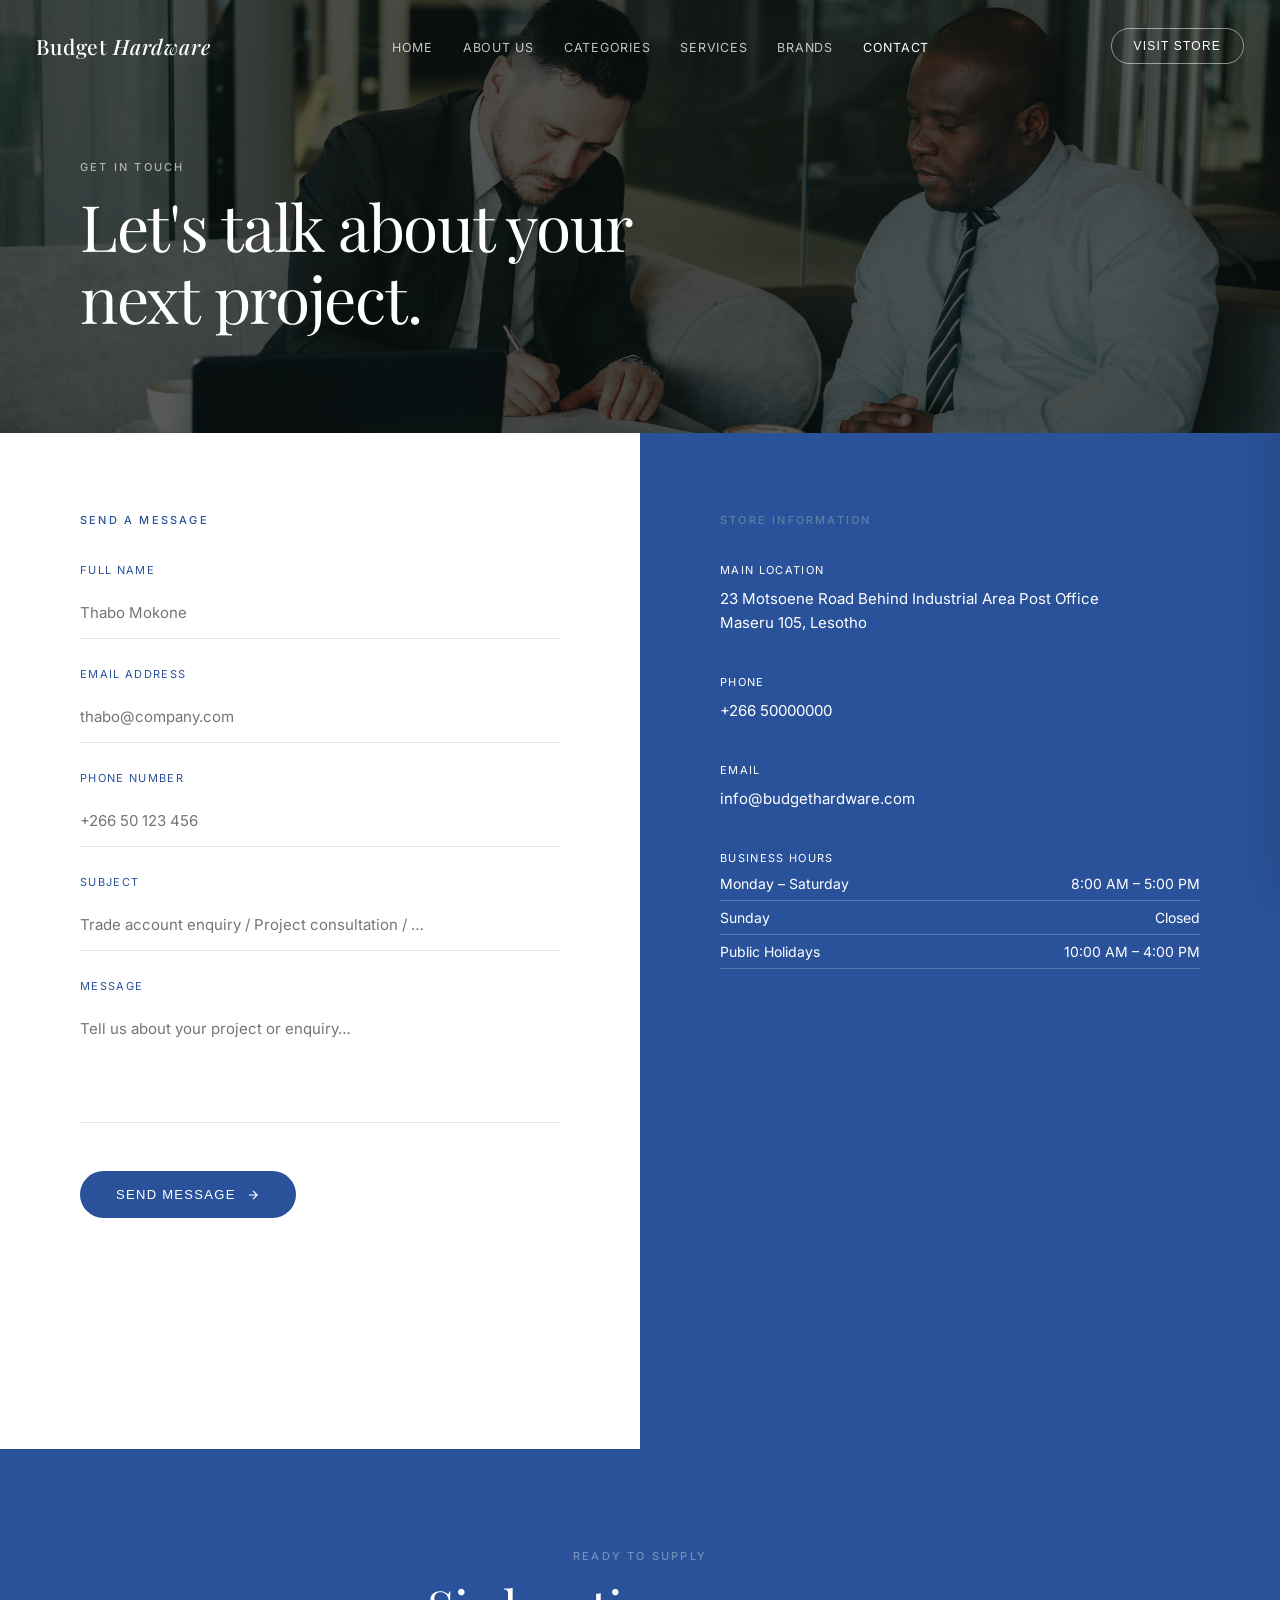
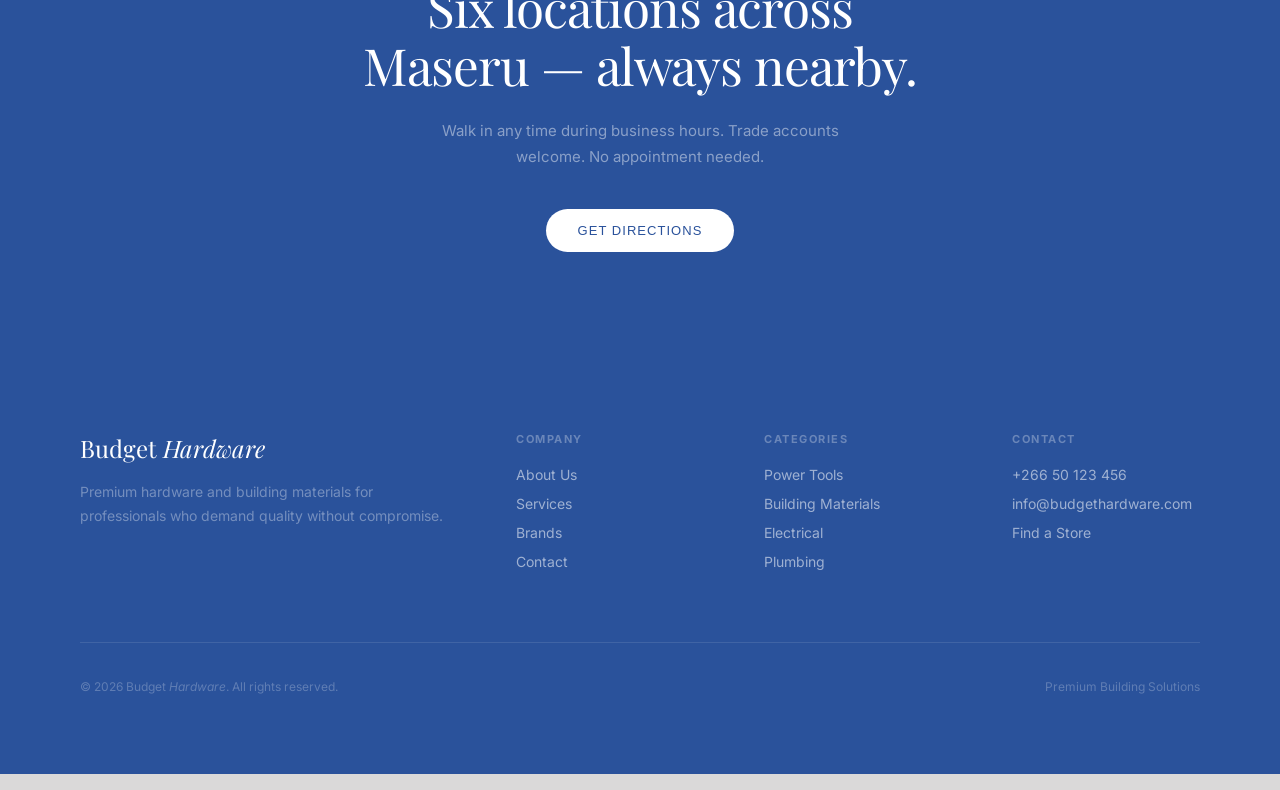
<file: Budget-Hardware-Website/contact.html>
<!DOCTYPE html>
<html lang="en">
<head>
<meta charset="UTF-8"/>
<meta name="viewport" content="width=device-width, initial-scale=1.0"/>
<title>Contact — Budget Hardware</title>
<link rel="preconnect" href="https://fonts.googleapis.com"/>
<link rel="preconnect" href="https://fonts.gstatic.com" crossorigin/>
<link href="https://fonts.googleapis.com/css2?family=Inter:wght@300;400;500;600&family=Playfair+Display:wght@400;500&display=swap" rel="stylesheet"/>
<link rel="stylesheet" href="css/style.css"/>
</head>
<body data-page="contact">

<!-- NAV -->
<nav id="nav" class="scrolled">
  <div class="nav-inner">
    <a class="nav-logo" onclick="goPage('home')">Budget <em>Hardware</em></a>
    <ul class="nav-links">
      <li><a onclick="goPage('home')" data-page="home">Home</a></li>
      <li><a onclick="goPage('about')" data-page="about">About Us</a></li>
      <li><a onclick="goPage('categories')" data-page="categories">Categories</a></li>
      <li><a onclick="goPage('services')" data-page="services">Services</a></li>
      <li><a onclick="goPage('brands')" data-page="brands">Brands</a></li>
      <li><a onclick="goPage('contact')" data-page="contact">Contact</a></li>
    </ul>
    <button class="nav-cta" onclick="goPage('contact')">Visit Store</button>
    <button class="nav-menu-btn" id="navMenuBtn" aria-label="Open menu"><span></span><span></span><span></span></button>
  </div>
</nav>

<!-- MOBILE NAV PANEL -->
<div class="nav-mobile-backdrop" id="navMobileBackdrop"></div>
<div class="nav-mobile-panel" id="navMobilePanel">
  <ul class="nav-mobile-links">
    <li><a onclick="goPage('home')" data-page="home">Home</a></li>
    <li><a onclick="goPage('about')" data-page="about">About Us</a></li>
    <li><a onclick="goPage('categories')" data-page="categories">Categories</a></li>
    <li><a onclick="goPage('services')" data-page="services">Services</a></li>
    <li><a onclick="goPage('brands')" data-page="brands">Brands</a></li>
    <li><a onclick="goPage('contact')" data-page="contact">Contact</a></li>
  </ul>
  <button class="nav-mobile-cta" onclick="goPage('contact')">Visit Store</button>
</div>

<div class="page active" id="page-contact">
  <section style="position:relative;padding:160px 80px 80px;overflow:hidden;">
    <div style="position:absolute;inset:0;z-index:0;">
      <img src="../Budget-Hardware-Website/images/contacthero.jpg" alt="Contact hero" style="width:100%;height:100%;object-fit:cover;"/>
      <div style="position:absolute;inset:0;background:rgba(0,0,0,0.55);"></div>
    </div>
    <div style="position:relative;z-index:1;">
      <p class="section-eyebrow" style="color:rgba(255,255,255,0.6)">Get in Touch</p>
      <h2 class="section-h2" style="font-size:clamp(40px,5vw,64px);max-width:600px;color:#fff">Let's talk about your next project.</h2>
    </div>
  </section>
  <div class="contact-body">
    <div class="contact-grid">
      <div class="contact-form-side">
        <p class="section-eyebrow" style="margin-bottom:36px">Send a Message</p>
        <div class="form-group">
          <label class="form-label">Full Name</label>
          <input class="form-input" type="text" placeholder="Thabo Mokone"/>
        </div>
        <div class="form-group">
          <label class="form-label">Email Address</label>
          <input class="form-input" type="email" placeholder="thabo@company.com"/>
        </div>
        <div class="form-group">
          <label class="form-label">Phone Number</label>
          <input class="form-input" type="tel" placeholder="+266 50 123 456"/>
        </div>
        <div class="form-group">
          <label class="form-label">Subject</label>
          <input class="form-input" type="text" placeholder="Trade account enquiry / Project consultation / …"/>
        </div>
        <div class="form-group">
          <label class="form-label">Message</label>
          <textarea class="form-textarea" placeholder="Tell us about your project or enquiry…"></textarea>
        </div>
        <button class="form-submit">
          Send Message
          <svg width="14" height="14" viewBox="0 0 24 24" fill="none" stroke="currentColor" stroke-width="2"><path d="M5 12h14M12 5l7 7-7 7"/></svg>
        </button>
      </div>
      <div class="contact-info-side" style="background:var(--ink)">
        <p class="section-eyebrow" style="margin-bottom:36px">Store Information</p>
        <div class="info-item">
          <div class="info-label">Main Location</div>
          <div class="info-val">23 Motsoene Road Behind Industrial Area Post Office<br>Maseru 105, Lesotho </div>
        </div>
        <div class="info-item">
          <div class="info-label">Phone</div>
          <div class="info-val">+266 50000000</div>
        </div>
        <div class="info-item">
          <div class="info-label">Email</div>
          <div class="info-val">info@budgethardware.com</div>
        </div>
        <div class="info-item">
          <div class="info-label">Business Hours</div>
          <div class="hours-grid">
            <div class="hours-row"><span>Monday – Saturday</span><span>8:00 AM – 5:00 PM</span></div>
            <div class="hours-row"><span>Sunday</span><span>Closed</span></div>
            <div class="hours-row"><span>Public Holidays</span><span>10:00 AM – 4:00 PM</span></div>
          </div>
        </div>
       <div style="margin-top:40px;width:100%;height:360px;overflow:hidden;border-radius:4px;">
          <iframe
            src="https://www.google.com/maps/embed?pb=!1m18!1m12!1m3!1d2904.0882127969085!2d27.476179074836107!3d-29.297909897059874!2m3!1f0!2f0!3f0!3m2!1i1024!2i768!4f13.1!3m3!1m2!1s0x1e8dcb754306aab1%3A0xaba335930c9a79a5!2sBudget%20Hardware!5e1!3m2!1sen!2seg!4v1782140284608!5m2!1sen!2seg"
            width="100%"
            height="360"
            style="border:0;display:block;"
            allowfullscreen=""
            loading="lazy"
            referrerpolicy="no-referrer-when-downgrade">
          </iframe>
        </div>
      </div>
    </div>
  </div>
  <section style="background:var(--ink);padding:100px 80px;text-align:center">
    <p class="section-eyebrow" style="color:rgba(255,255,255,0.35);text-align:center">Ready to Supply</p>
    <h2 class="section-h2" style="color:#fff;max-width:560px;margin:16px auto 24px;text-align:center">Six locations across Maseru — always nearby.</h2>
    <p style="color:rgba(255,255,255,0.45);font-size:15px;max-width:400px;margin:0 auto 40px;line-height:1.7">Walk in any time during business hours. Trade accounts welcome. No appointment needed.</p>
    <button class="btn-primary">Get Directions</button>
  </section>
  <footer>
    <div class="footer-inner">
      <div class="footer-top">
        <div><div class="footer-brand">Budget <em>Hardware</em></div><p class="footer-tagline">Premium hardware and building materials for professionals who demand quality without compromise.</p></div>
        <div class="footer-col"><h4>Company</h4><a onclick="goPage('about')">About Us</a><a onclick="goPage('services')">Services</a><a onclick="goPage('brands')">Brands</a><a onclick="goPage('contact')">Contact</a></div>
        <div class="footer-col"><h4>Categories</h4><a onclick="goPage('categories')">Power Tools</a><a onclick="goPage('categories')">Building Materials</a><a onclick="goPage('categories')">Electrical</a><a onclick="goPage('categories')">Plumbing</a></div>
        <div class="footer-col"><h4>Contact</h4><a>+266 50 123 456</a><a>info@budgethardware.com</a><a onclick="goPage('contact')">Find a Store</a></div>
      </div>
      <div class="footer-bottom"><span class="footer-copy">© 2026 Budget <em>Hardware</em>. All rights reserved.</span><span class="footer-copy">Premium Building Solutions</span></div>
    </div>
  </footer>
</div>

<script src="js/main.js"></script>
</body>
</html>
</file>
<file: Budget-Hardware-Website/css/style.css>
*, *::before, *::after { margin:0; padding:0; box-sizing:border-box; }

:root {
  --bg: #dad9d9;
  --white: #f5f5f5;
  --ink: #2a529b;
  --muted: #6B7280;
  --accent: #5E7FA3;
  --accent-h: #4D6E90;
  --border: #E5E7EB;
  --sans: 'Inter', system-ui, sans-serif;
  --serif: 'Playfair Display', Georgia, serif;
}

html { scroll-behavior: smooth; }
body { font-family: var(--sans); background: var(--bg); color: var(--ink); overflow-x: hidden; }

/* ── NAV ── */
#nav {
  position: fixed; top: 0; left: 0; right: 0; z-index: 100;
  transition: all 0.5s cubic-bezier(0.16, 1, 0.3, 1);
  padding: 0 48px;
}
#nav.transparent .nav-inner {
  background: transparent;
  border: none;
  box-shadow: none;
  border-radius: 0;
  padding: 28px 0;
  max-width: none;
  margin: 0;
}
#nav.transparent .nav-logo,
#nav.transparent .nav-links a { color: #fff; }
#nav.transparent .nav-cta {
  border-color: rgba(255,255,255,0.5);
  color: #fff;
}
#nav.transparent .nav-menu-btn span { background: #fff; }
#nav.transparent .nav-cta:hover { background: rgba(255,255,255,0.15); }
#nav.scrolled { padding: 12px 48px; }
#nav.scrolled .nav-inner {
  background: rgba(244,245,243,0.85);
  backdrop-filter: blur(20px) saturate(1.5);
  -webkit-backdrop-filter: blur(20px) saturate(1.5);
  border: 1px solid rgba(255,255,255,0.6);
  box-shadow: 0 4px 40px rgba(0,0,0,0.08);
  border-radius: 20px;
  padding: 14px 28px;
  max-width: 1400px;
  margin: 0 auto;
}
.nav-inner { display: flex; align-items: center; justify-content: space-between; transition: all 0.5s cubic-bezier(0.16,1,0.3,1); }
.nav-logo { font-family: var(--serif); font-size: 22px; font-weight: 500; color: #000; text-decoration: none; letter-spacing: 0.04em; transition: color 0.3s; cursor: pointer; }
.nav-links { display: flex; gap: 36px; list-style: none; }
.nav-links a { font-size: 13px; font-weight: 400; letter-spacing: 0.06em; color: #000; text-decoration: none; text-transform: uppercase; transition: color 0.3s, opacity 0.3s; opacity: 0.75; cursor: pointer; }
.nav-links a:hover { opacity: 1; color: var(--accent); }
.nav-links a.active { opacity: 1; }
.nav-cta { font-size: 12px; font-weight: 500; letter-spacing: 0.1em; text-transform: uppercase; padding: 10px 22px; border: 1px solid var(--ink); border-radius: 100px; background: transparent; color: var(--ink); cursor: pointer; transition: all 0.3s; display: inline-block; }
.nav-cta:hover { background: var(--ink); color: #fff; }

/* ── MOBILE NAV TOGGLE ── */
.nav-menu-btn {
  display: none;
  flex-direction: column;
  justify-content: center;
  gap: 5px;
  width: 32px; height: 32px;
  background: transparent; border: none; cursor: pointer;
  padding: 0;
  z-index: 110;
}
.nav-menu-btn span {
  display: block; width: 100%; height: 1.5px;
  background: var(--ink);
  transition: all 0.3s cubic-bezier(0.16,1,0.3,1);
  transform-origin: center;
}
.nav-menu-btn.open span:nth-child(1) { transform: translateY(6.5px) rotate(45deg); }
.nav-menu-btn.open span:nth-child(2) { opacity: 0; }
.nav-menu-btn.open span:nth-child(3) { transform: translateY(-6.5px) rotate(-45deg); }
#nav.transparent .nav-menu-btn.open span { background: #fff; }

.nav-mobile-panel {
  position: fixed; top: 0; right: 0; height: 100vh; width: 100%; max-width: 360px;
  background: var(--white);
  box-shadow: -8px 0 40px rgba(0,0,0,0.12);
  z-index: 105;
  transform: translateX(100%);
  transition: transform 0.45s cubic-bezier(0.16,1,0.3,1);
  display: flex; flex-direction: column;
  padding: 100px 40px 40px;
}
.nav-mobile-panel.open { transform: translateX(0); }
.nav-mobile-links { display: flex; flex-direction: column; gap: 4px; list-style: none; }
.nav-mobile-links a {
  font-family: var(--serif); font-size: 28px; font-weight: 400; color: var(--ink);
  text-decoration: none; padding: 14px 0; border-bottom: 1px solid var(--border);
  cursor: pointer; transition: color 0.3s;
}
.nav-mobile-links a:hover, .nav-mobile-links a.active { color: var(--accent); }
.nav-mobile-cta {
  margin-top: 40px; align-self: flex-start;
  font-size: 12px; font-weight: 500; letter-spacing: 0.1em; text-transform: uppercase;
  padding: 14px 28px; border: 1px solid var(--ink); border-radius: 100px;
  background: var(--ink); color: #fff; cursor: pointer;
}
.nav-mobile-backdrop {
  position: fixed; inset: 0; background: rgba(17,24,39,0.4);
  z-index: 104; opacity: 0; pointer-events: none;
  transition: opacity 0.4s ease;
}
.nav-mobile-backdrop.open { opacity: 1; pointer-events: auto; }

/* ── PAGES ── */
.page { display: none; }
.page.active { display: block; }

/* ── HERO ── */
.hero {
  position: relative; width: 100vw; height: 100vh; min-height: 700px;
  overflow: hidden; display: flex; align-items: center;
}
.hero-bg {
  position: absolute; inset: 0;
  background-image: url('../images/hero.jpg');
  background-size: cover; background-position: center;
  transform: scale(1.08);
  transition: transform 8s cubic-bezier(0.16, 1, 0.3, 1);
  animation: heroZoom 8s cubic-bezier(0.16,1,0.3,1) forwards;
}
@keyframes heroZoom { from { transform: scale(1.08); } to { transform: scale(1.0); } }
.hero-overlay { position: absolute; inset: 0; background: linear-gradient(to right, rgba(0,0,0,0.65) 0%, rgba(0,0,0,0.3) 60%, rgba(0,0,0,0.1) 100%); }
.hero-word {
  position: absolute; bottom: -40px; right: -30px;
  font-family: var(--serif); font-size: clamp(200px, 30vw, 380px);
  font-weight: 500; color: rgba(255,255,255,0.04);
  line-height: 1; pointer-events: none; user-select: none;
  letter-spacing: -0.02em;
}
.hero-content {
  position: relative; z-index: 2;
  padding: 0 80px; max-width: 760px;
  animation: heroFade 1.2s cubic-bezier(0.16,1,0.3,1) 0.3s both;
}
@keyframes heroFade { from { opacity:0; transform: translateY(30px); } to { opacity:1; transform: translateY(0); } }
.hero-eyebrow { font-size: 11px; font-weight: 500; letter-spacing: 0.2em; text-transform: uppercase; color: rgba(255,255,255,0.55); margin-bottom: 24px; }
.hero-h1 { font-family: var(--serif); font-size: clamp(44px, 6vw, 80px); font-weight: 400; color: #fff; line-height: 1.08; margin-bottom: 28px; letter-spacing: -0.02em; }
.hero-sub { font-size: 16px; font-weight: 300; color: rgba(255,255,255,0.68); line-height: 1.7; max-width: 460px; margin-bottom: 44px; }
.hero-btns { display: flex; gap: 16px; flex-wrap: wrap; }
.btn-primary { font-size: 13px; font-weight: 500; letter-spacing: 0.08em; text-transform: uppercase; padding: 14px 32px; background: #fff; color: var(--ink); border: none; border-radius: 100px; cursor: pointer; transition: all 0.3s; }
.btn-primary:hover { background: var(--accent); color: #fff; transform: translateY(-1px); }
.btn-ghost { font-size: 13px; font-weight: 500; letter-spacing: 0.08em; text-transform: uppercase; padding: 14px 32px; background: transparent; color: #fff; border: 1px solid rgba(255,255,255,0.4); border-radius: 100px; cursor: pointer; transition: all 0.3s; }
.btn-ghost:hover { background: rgba(255,255,255,0.1); border-color: rgba(255,255,255,0.7); }
.hero-scroll { position: absolute; bottom: 36px; left: 80px; z-index: 2; display: flex; align-items: center; gap: 12px; }
.scroll-line { width: 48px; height: 1px; background: rgba(255,255,255,0.35); }
.scroll-label { font-size: 10px; letter-spacing: 0.2em; text-transform: uppercase; color: rgba(255,255,255,0.4); }

/* ── SECTION COMMONS ── */
section { padding: 120px 80px; }
.section-eyebrow { font-size: 11px; font-weight: 500; letter-spacing: 0.2em; text-transform: uppercase; color: var(--accent); margin-bottom: 16px; }
.section-h2 { font-family: var(--serif); font-size: clamp(32px, 4vw, 52px); font-weight: 400; line-height: 1.12; letter-spacing: -0.02em; margin-bottom: 20px; }
.section-body { font-size: 16px; color: var(--muted); line-height: 1.8; max-width: 560px; }
.divider { width: 48px; height: 1px; background: var(--accent); margin-bottom: 40px; }

/* ── HOME: SLIDESHOW ── */
.slideshow { padding: 0; position: relative; width: 100%; height: 70vh; min-height: 420px; overflow: hidden; }
.slideshow-track { position: relative; width: 100%; height: 100%; }
.slide {
  position: absolute; inset: 0;
  width: 100%; height: 100%; object-fit: cover;
  opacity: 0;
  transition: opacity 1.2s ease-in-out;
}
.slide.active { opacity: 1; }

/* ── HOME: INTRO ── */
.intro { background: var(--white); }
.intro-grid { display: grid; grid-template-columns: 1fr 1fr; gap: 80px; align-items: center; max-width: 1200px; margin: 0 auto; }
.intro-stat-grid { display: grid; grid-template-columns: 1fr 1fr; gap: 2px; margin-top: 60px; background: var(--border); border: 1px solid var(--border); }
.stat-cell { background: var(--bg); padding: 32px; }
.stat-num { font-family: var(--serif); font-size: 44px; font-weight: 400; color: var(--ink); letter-spacing: -0.02em; }
.stat-label { font-size: 12px; color: var(--muted); letter-spacing: 0.08em; text-transform: uppercase; margin-top: 4px; }
.intro-img-wrap { position: relative; width: 100%; aspect-ratio: 3/4; overflow: hidden; }
.intro-img {
  position: absolute; inset: 0;
  width: 100%; height: 100%; object-fit: cover;
  opacity: 0;
  transition: opacity 1.2s ease-in-out;
}
.intro-img.active { opacity: 1; }

/* ── HOME: CATEGORIES STRIP ── */
.cats-strip { background: var(--bg); }
.cats-header { display: flex; justify-content: space-between; align-items: flex-end; margin-bottom: 60px; max-width: 1200px; margin-left: auto; margin-right: auto; }
.cats-grid { display: grid; grid-template-columns: repeat(3, 1fr); gap: 2px; max-width: 1200px; margin: 0 auto; }
.cat-card { position: relative; overflow: hidden; aspect-ratio: 4/5; cursor: pointer; background: #222; }
.cat-card img { width: 100%; height: 100%; object-fit: cover; transition: transform 0.7s cubic-bezier(0.16,1,0.3,1); filter: brightness(0.65); }
.cat-card:hover img { transform: scale(1.06); filter: brightness(0.5); }
.cat-info { position: absolute; bottom: 0; left: 0; right: 0; padding: 32px; }
.cat-name { font-family: var(--serif); font-size: 22px; color: #fff; font-weight: 400; margin-bottom: 6px; }
.cat-count { font-size: 11px; color: rgba(185, 181, 181, 0.5); letter-spacing: 0.1em; text-transform: uppercase; }
.cat-arrow { position: absolute; top: 28px; right: 28px; width: 36px; height: 36px; border: 1px solid rgba(255,255,255,0.25); border-radius: 50%; display: flex; align-items: center; justify-content: center; opacity: 0; transition: opacity 0.3s; }
.cat-arrow svg { width: 14px; height: 14px; stroke: #fff; fill: none; }
.cat-card:hover .cat-arrow { opacity: 1; }

/* ── HOME: BRANDS MINI ── */
.brands-mini { background: var(--white); padding: 80px; }
.brands-mini-inner { max-width: 1200px; margin: 0 auto; }
.brands-row { display: flex; justify-content: space-between; align-items: center; margin-top: 60px; flex-wrap: wrap; gap: 40px; }
.brand-logo { font-family: var(--serif); font-size: 20px; font-weight: 400; color: var(--ink); letter-spacing: 0.05em; transition: color 0.3s; cursor: pointer; }
.brand-logo:hover { color: var(--ink); }

/* ── HOME: FEATURE SPLIT ── */
.feature-split { background: #2a529b; color: #fff; }
.feature-split-inner { display: grid; grid-template-columns: 1fr 1fr; max-width: 1200px; margin: 0 auto; gap: 80px; align-items: center; }
.feature-split .section-eyebrow { color: rgba(255,255,255,0.4); }
.feature-split .section-h2 { color: #fff; }
.feature-split .section-body { color: rgba(255,255,255,0.55); }
.feature-split .divider { background: rgba(255,255,255,0.2); }
.feature-img { width: 100%; aspect-ratio: 1; object-fit: cover; }
.feature-list { display: flex; flex-direction: column; gap: 0; margin-top: 40px; }
.feature-item { display: flex; gap: 20px; padding: 24px 0; border-bottom: 1px solid rgba(255,255,255,0.08); }
.feature-num { font-size: 11px; color: rgba(255,255,255,0.25); letter-spacing: 0.1em; padding-top: 3px; min-width: 28px; }
.feature-text { font-size: 15px; color: rgba(255,255,255,0.7); line-height: 1.6; }


/* ── ABOUT ── */
.about-hero { position: relative; width: 100%; height: 70vh; overflow: hidden; }
.about-hero img { width: 100%; height: 100%; object-fit: cover; filter: brightness(0.55); }
.about-hero-content { position: absolute; inset: 0; display: flex; align-items: flex-end; padding: 80px; }
.about-hero-content .section-h2 { color: #fff; font-size: clamp(40px, 6vw, 72px); }
.about-body { background: var(--white); }
.about-grid { display: grid; grid-template-columns: 1fr 1fr; gap: 80px; max-width: 1200px; margin: 0 auto; align-items: start; }
.timeline { display: flex; flex-direction: column; gap: 0; margin-top: 48px; }
.tl-item { display: grid; grid-template-columns: 80px 1fr; gap: 20px; padding: 28px 0; border-bottom: 1px solid var(--border); }
.tl-year { font-size: 13px; font-weight: 500; color: var(--accent); }
.tl-desc { font-size: 15px; color: var(--muted); line-height: 1.6; }
.values-grid { display: grid; grid-template-columns: 1fr 1fr; gap: 2px; background: var(--border); border: 1px solid var(--border); margin-top: 40px; }
.value-card { background: var(--white); padding: 36px; }
.value-title { font-size: 15px; font-weight: 500; margin-bottom: 8px; }
.value-desc { font-size: 14px; color: var(--muted); line-height: 1.6; }

/* ── CATEGORIES PAGE ── */
.cats-page-hero { background: var(--ink); padding: 160px 80px 80px; }
.cats-page-hero .section-h2 { color: #fff; font-size: clamp(40px, 5vw, 64px); }
.cats-full { background: var(--bg); }
.cat-full-item { display: grid; grid-template-columns: 1fr 1fr; gap: 0; max-width: none; }
.cat-full-item:nth-child(even) .cat-full-img { order: -1; }
.cat-full-img { aspect-ratio: 4/3; overflow: hidden; }
.cat-full-img img { width: 100%; height: 100%; object-fit: cover; transition: transform 0.8s cubic-bezier(0.16,1,0.3,1); }
.cat-full-item:hover .cat-full-img img { transform: scale(1.04); }
.cat-full-text { padding: 80px; display: flex; flex-direction: column; justify-content: center; background: var(--white); }
.cat-full-item:nth-child(even) .cat-full-text { background: var(--bg); }
.cat-tag { display: inline-block; font-size: 10px; letter-spacing: 0.16em; text-transform: uppercase; color: var(--accent); border: 1px solid var(--accent); padding: 6px 14px; border-radius: 100px; margin-bottom: 28px; }
.cat-full-h3 { font-family: var(--serif); font-size: clamp(28px, 3vw, 40px); font-weight: 400; margin-bottom: 20px; letter-spacing: -0.01em; }
.cat-full-p { font-size: 15px; color: var(--muted); line-height: 1.8; }

/* ── SERVICES ── */
.services-hero { background: var(--bg); padding: 160px 80px 80px; max-width: none; }
.services-hero .section-h2 { font-size: clamp(40px, 5vw, 64px); }
.services-list { background: var(--white); }
.service-row { display: grid; grid-template-columns: 80px 1fr 1fr; gap: 0; padding: 60px 80px; border-bottom: 1px solid var(--border); align-items: start; max-width: 1400px; margin: 0 auto; transition: background 0.3s; }
.service-row:hover { background: var(--bg); }
.svc-num { font-size: 13px; color: var(--muted); letter-spacing: 0.08em; padding-top: 6px; }
.svc-name { font-family: var(--serif); font-size: clamp(24px, 2.5vw, 36px); font-weight: 400; }
.svc-desc { font-size: 15px; color: var(--muted); line-height: 1.7; padding-top: 8px; }

/* ── BRANDS PAGE ── */
.brands-hero { background: var(--ink); padding: 160px 80px 80px; }
.brands-hero .section-h2 { color: #fff; font-size: clamp(40px, 5vw, 64px); }
.brands-body { background: var(--bg); padding: 100px 80px; }
.brands-body-inner { max-width: 1200px; margin: 0 auto; }
.brands-featured { display: grid; grid-template-columns: repeat(3, 1fr); gap: 2px; background: var(--border); border: 1px solid var(--border); }
.brand-cell { background: var(--white); padding: 60px 40px; display: flex; flex-direction: column; align-items: center; justify-content: center; gap: 12px; cursor: pointer; transition: background 0.3s; height: 240px; }
.brand-cell:hover { background: var(--bg); }
.brand-cell-name { font-family: var(--serif); font-size: 28px; font-weight: 400; color: var(--ink); }
.brand-cell-tag { font-size: 11px; color: var(--muted); letter-spacing: 0.1em; text-transform: uppercase; }
.brand-cell-dot { width: 6px; height: 6px; border-radius: 50%; background: var(--accent); }
.brands-all { display: grid; grid-template-columns: repeat(4, 1fr); gap: 2px; background: var(--border); border: 1px solid var(--border); margin-top: 2px; }
.brand-all-cell { background: var(--white); padding: 36px 28px; font-family: var(--serif); font-size: 20px; font-weight: 400; color: var(--muted); cursor: pointer; transition: all 0.3s; }
.brand-all-cell:hover { color: var(--ink); background: var(--bg); }

/* ── CONTACT ── */
.contact-hero { background: var(--bg); padding: 160px 80px 80px; }
.contact-hero .section-h2 { font-size: clamp(40px, 5vw, 64px); }
.contact-body { background: #fff; }
.contact-grid { display: grid; grid-template-columns: 1fr 1fr; gap: 0; max-width: none; }
.contact-form-side { padding: 80px; }
.contact-info-side { padding: 80px; background: var(--bg); }
.form-group { margin-bottom: 28px; }
.form-label { display: block; font-size: 11px; letter-spacing: 0.12em; text-transform: uppercase; color: var(--muted); margin-bottom: 10px; }
.form-input, .form-textarea {
  width: 100%; padding: 16px 0; border: none; border-bottom: 1px solid var(--border);
  background: transparent; font-family: var(--sans); font-size: 15px; color: var(--ink);
  transition: border-color 0.3s; outline: none; resize: none;
}
.form-input:focus, .form-textarea:focus { border-bottom-color: var(--accent); }
.form-textarea { height: 120px; }
.form-submit { display: inline-flex; align-items: center; gap: 10px; font-size: 13px; font-weight: 500; letter-spacing: 0.1em; text-transform: uppercase; padding: 16px 36px; background: var(--ink); color: #fff; border: none; border-radius: 100px; cursor: pointer; transition: all 0.3s; margin-top: 16px; }
.form-submit:hover { background: var(--accent); transform: translateY(-1px); }
.info-item { margin-bottom: 40px; }
.info-label { font-size: 11px; letter-spacing: 0.12em; text-transform: uppercase; color: var(--accent); margin-bottom: 10px; }
.info-val { font-size: 15px; color: var(--ink); line-height: 1.6; }
.hours-grid { display: flex; flex-direction: column; gap: 8px; margin-top: 8px; }
.hours-row { display: flex; justify-content: space-between; font-size: 14px; color: var(--muted); padding-bottom: 8px; border-bottom: 1px solid var(--border); }
.map-placeholder { width: 100%; height: 360px; background: #ddd; overflow: hidden; }
.map-placeholder img { width: 100%; height: 100%; object-fit: cover; filter: grayscale(1); }

/* ── FOOTER ── */
footer { background: #2a529b; padding: 80px; }
.footer-inner { max-width: 1200px; margin: 0 auto; }
.footer-top { display: grid; grid-template-columns: 2fr 1fr 1fr 1fr; gap: 60px; padding-bottom: 60px; border-bottom: 1px solid rgba(255,255,255,0.1); }
.footer-brand { font-family: var(--serif); font-size: 24px; color: #fff; font-weight: 400; margin-bottom: 16px; }
.footer-tagline { font-size: 14px; color: rgba(255,255,255,0.35); line-height: 1.7; }
.footer-col h4 { font-size: 11px; letter-spacing: 0.14em; text-transform: uppercase; color: rgba(255,255,255,0.3); margin-bottom: 20px; }
.footer-col a { display: block; font-size: 14px; color: rgba(255,255,255,0.55); text-decoration: none; margin-bottom: 12px; cursor: pointer; transition: color 0.3s; }
.footer-col a:hover { color: #fff; }
.footer-bottom { display: flex; justify-content: space-between; align-items: center; padding-top: 36px; }
.footer-copy { font-size: 12px; color: rgba(255,255,255,0.25); }

/* ── TRANSITIONS ── */
.page { animation: pageFade 0.5s cubic-bezier(0.16,1,0.3,1) both; }
@keyframes pageFade { from { opacity:0; transform: translateY(16px); } to { opacity:1; transform: translateY(0); } }

/* ══════════════════════════════════════════════
   RESPONSIVE / MOBILE
   ══════════════════════════════════════════════ */

/* ── NAV TAPER: gradually tighten across desktop widths ── */
@media (max-width: 1300px) {
  #nav { padding: 0 36px; }
  #nav.scrolled { padding: 12px 36px; }
  #nav.scrolled .nav-inner { padding: 14px 24px; }
  .nav-links { gap: 30px; }
  .nav-links a { font-size: 12.5px; }
  .nav-logo { font-size: 21px; }
}

@media (max-width: 1150px) {
  #nav { padding: 0 24px; }
  #nav.scrolled { padding: 12px 24px; }
  #nav.scrolled .nav-inner { padding: 12px 20px; }
  .nav-links { gap: 26px; }
  .nav-links a { font-size: 12px; }
  .nav-cta { padding: 9px 18px; }
  .nav-logo { font-size: 20px; }
}

/* Real desktop nav stays inline all the way down to here —
   hamburger only kicks in once there genuinely isn't room */
@media (max-width: 1024px) {
  .nav-links { display: none; }
  .nav-cta { display: none; }
  .nav-menu-btn { display: flex; }
}

/* Tablet and below */
@media (max-width: 900px) {
  section { padding: 80px 32px; }
  #nav { padding: 0 24px; }
  #nav.scrolled { padding: 12px 24px; }
  .hero-content { padding: 0 32px; }
  .hero-scroll { left: 32px; }

  .intro-grid, .about-grid, .contact-grid { grid-template-columns: 1fr; }
  .intro-stat-grid { grid-template-columns: 1fr 1fr; }

  .cats-grid { grid-template-columns: 1fr 1fr; }

  .cat-full-item { grid-template-columns: 1fr; }
  .cat-full-item:nth-child(even) .cat-full-img { order: 0; }

  .feature-split-inner { grid-template-columns: 1fr; }

  .service-row { grid-template-columns: 40px 1fr; row-gap: 16px; padding: 44px 32px; }
  .svc-desc { grid-column: 2; }

  .brands-featured { grid-template-columns: 1fr 1fr; }
  .brands-all { grid-template-columns: repeat(3, 1fr); }

  .footer-top { grid-template-columns: 1fr 1fr; gap: 40px; }

  .about-hero-content, .brands-hero, .cats-page-hero, .services-hero, .contact-hero { padding-left: 32px; padding-right: 32px; }
  .contact-form-side, .contact-info-side { padding: 48px 32px; }
  .cat-full-text { padding: 48px 32px; }

  footer { padding: 64px 32px; }
}

/* Phones */
@media (max-width: 600px) {
  /* Hide desktop inline nav, show hamburger */
  .nav-links { display: none; }
  .nav-cta { display: none; }
  .nav-menu-btn { display: flex; }
 

  .hero-h1 { font-size: clamp(36px, 9vw, 52px); }
  .hero-sub { font-size: 15px; }
  .hero-btns { flex-direction: column; align-items: stretch; }
  .hero-btns button { width: 100%; text-align: center; }

  section { padding: 64px 24px; }
  .about-hero-content, .brands-hero, .cats-page-hero, .services-hero, .contact-hero { padding: 140px 24px 56px; }

  .cats-grid { grid-template-columns: 1fr; }
  .cats-header { flex-direction: column; align-items: flex-start; gap: 24px; }
  .cats-header .btn-primary { width: 100%; text-align: center; }

  .brands-featured { grid-template-columns: 1fr; }
  .brands-all { grid-template-columns: 1fr 1fr; }
  .brands-row { gap: 28px 36px; }

  .intro-stat-grid, .values-grid { grid-template-columns: 1fr; }

  .cat-full-text { padding: 40px 24px; }
  .cat-full-h3 { font-size: 28px; }

  .service-row { grid-template-columns: 1fr; padding: 36px 24px; }
  .svc-desc { grid-column: 1; }
  .svc-num { padding-top: 0; }

  .contact-form-side, .contact-info-side { padding: 40px 24px; }

  .footer-top { grid-template-columns: 1fr; gap: 36px; }
  footer { padding: 56px 24px; }
  .footer-bottom { flex-direction: column; align-items: flex-start; gap: 8px; }

  .nav-mobile-panel { max-width: 100%; padding: 96px 28px 32px; }
  .nav-mobile-links a { font-size: 24px; }
}
.contact-info-side .info-label { color: #fff; }
.contact-info-side .info-val { color: #fff; }
.contact-info-side .hours-row { color: #fff; border-bottom-color: rgba(255,255,255,0.2); }
.contact-form-side .form-label { color: #2a529b !important; }
.contact-form-side .section-eyebrow { color: #2a529b !important; }
</file>
